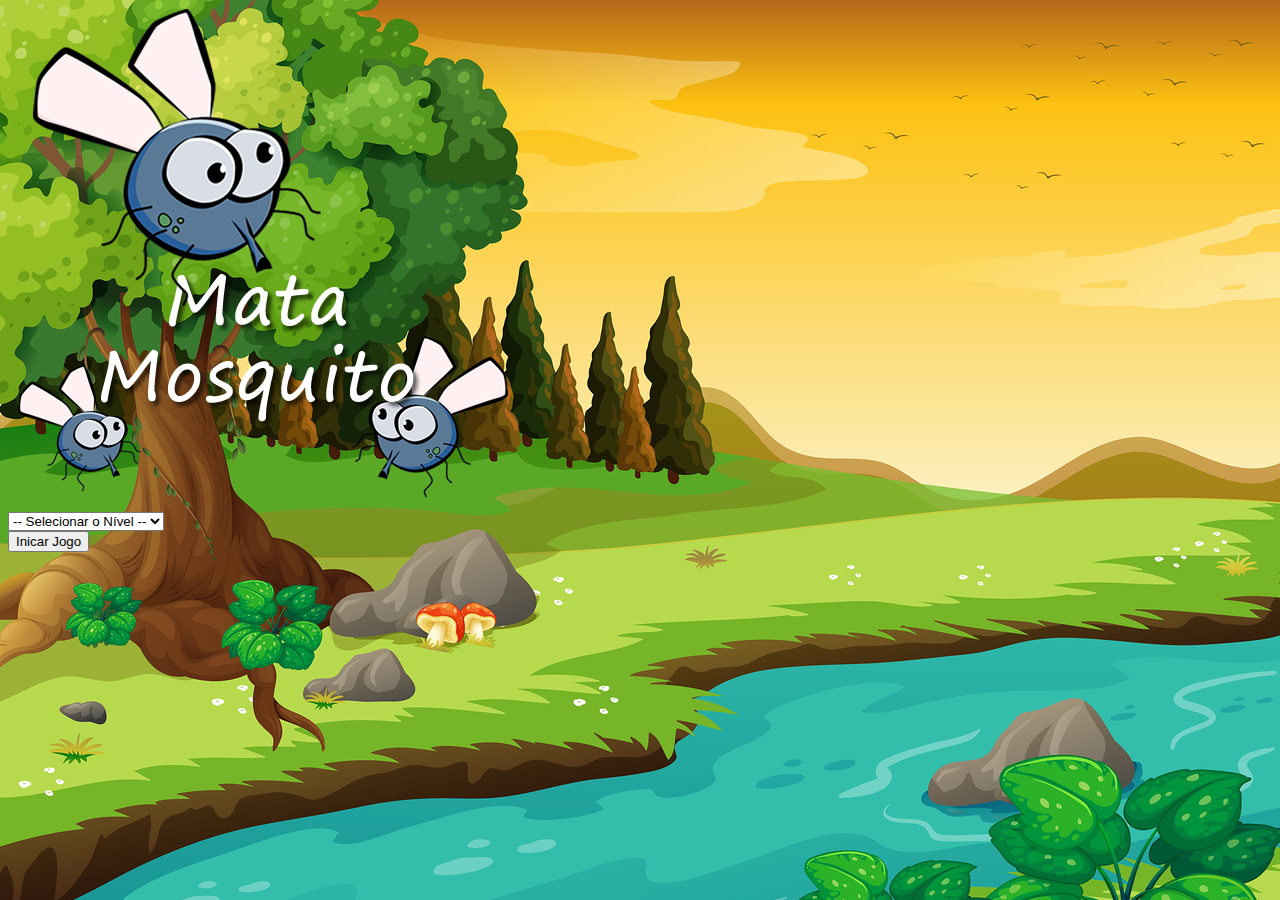
<file: index.html>
<!DOCTYPE html>
<html>
    <head>
        <title></title>
        <meta charset="UTF-8">
        
        <link rel="stylesheet" href="https://stackpath.bootstrapcdn.com/bootstrap/4.1.3/css/bootstrap.min.css" integrity="sha384-MCw98/SFnGE8fJT3GXwEOngsV7Zt27NXFoaoApmYm81iuXoPkFOJwJ8ERdknLPMO" crossorigin="anonymous">
        <link rel='stylesheet' href="estilo.css">
        <link rel="icon" href="imagens/mosca.png">

        <script>
            function iniciarJogo(){

               var nivel = document.getElementById('nivel').value

               if(nivel === ''){
                   alert('Selecione um nível para iniciar o desafio!')
                   return false
               }
               
               window.location.href = 'app.html?' + nivel

            }
        </script>
    </head>
    <body>
        <div class="container">
            <div class="row">
                <div class="col">
                    <div class="d-flex justify-content-center">
                    <img src="imagens/game.png">
                    </div>
                </div>
            </div>

            <div class="row">
                <div class="col">
                    <div class="d-flex justify-content-center">
                        <div class="mb-2">
                            <select class="form-control" id="nivel">
                                <option value="">-- Selecionar o Nível --</option>
                                <option value="normal">Normal</option>
                                <option value="dificil">Difícil</option>
                                <option value="chucknorris">Chuck Norris</option>
                            </select>
                        </div>
                    </div>
                </div>
            </div>

            <div class="row">
                <div class="col">
                    <div class="d-flex justify-content-center">
                    <button type="button" class="btn btn-danger btn-lg" onclick="iniciarJogo()">Inicar Jogo</button>
                    </div>
                </div>
            </div>
        </div>
    </body>
</html>
</file>
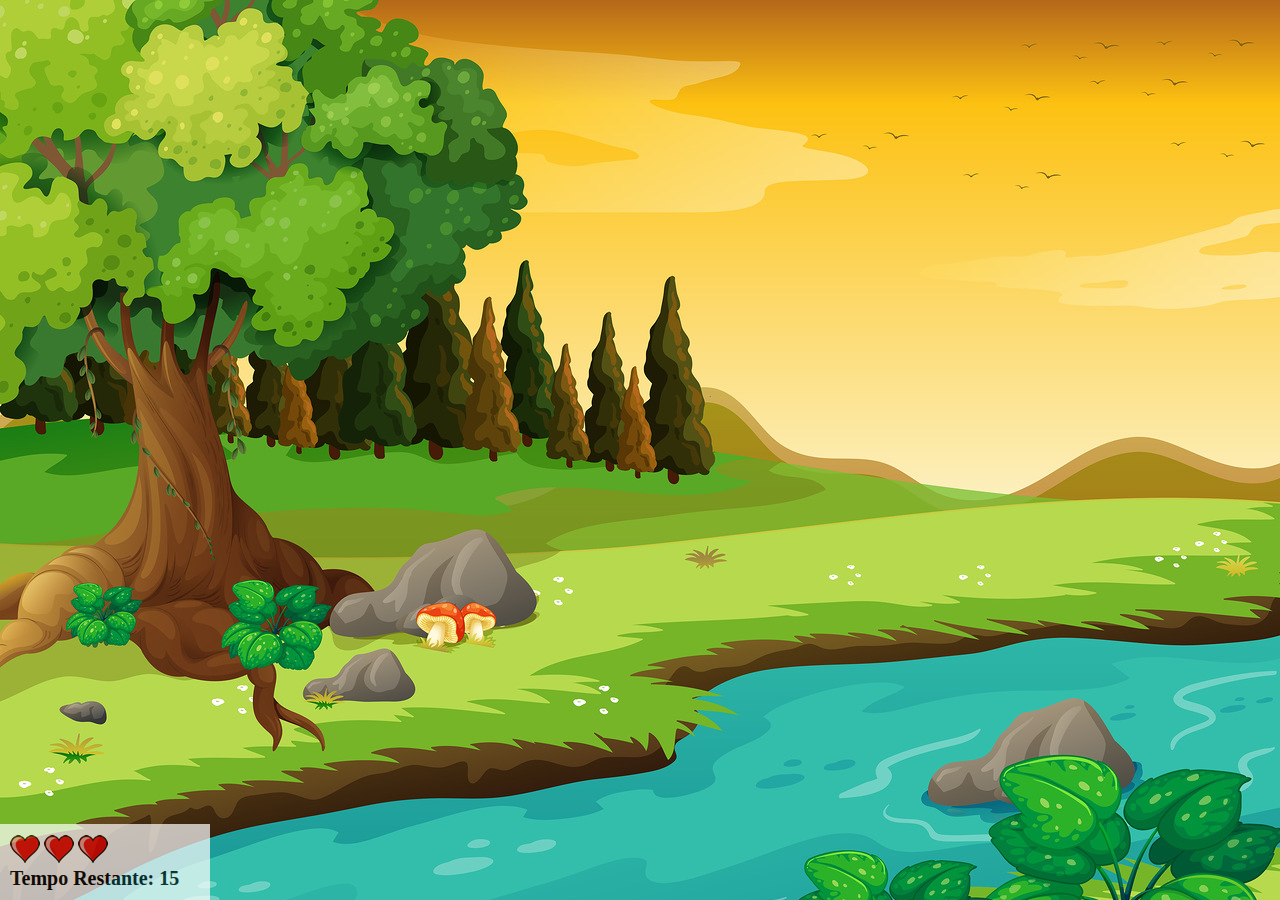
<file: app.html>
<!DOCTYPE html>
<html>
    <head>
        <title></title>
        <meta charset="UTF-8">
        <link rel="stylesheet" href="estilo.css">
        <link rel="icon" href="imagens/mosca.png">
        <script src="jogo.js"></script>
    </head>
    <body onresize="ajustaTamanhoJogo()">

        <div class="painel">
            <div class="vidas">
                <img id="v1" src="imagens/coracao_cheio.png">
                <img id="v2" src="imagens/coracao_cheio.png">
                <img id="v3" src="imagens/coracao_cheio.png">
            </div>
            <div class="cronometro">Tempo Restante: <span id="cronometro"></span></div>
        </div>

        <script>
            document.getElementById('cronometro').innerHTML = tempo
            setInterval( function() {
                posicaoRandomica()
            },criaMosquitoTempo)
        </script>
    </body>
</html>
</file>
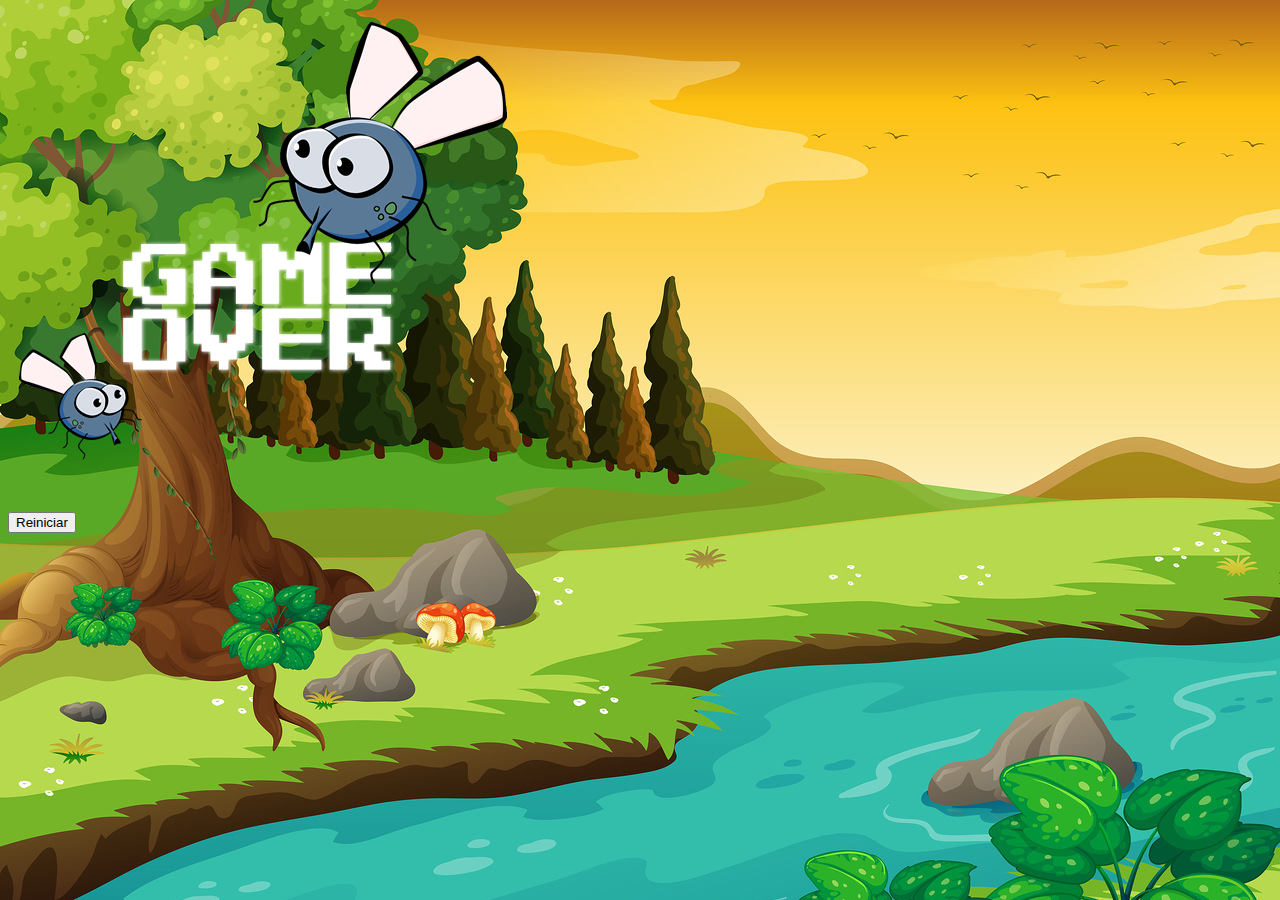
<file: fim_de_jogo.html>
<!DOCTYPE html>
<html>
    <head>
        <title></title>
        <meta charset="UTF-8">
        <link rel="stylesheet" href="https://stackpath.bootstrapcdn.com/bootstrap/4.1.3/css/bootstrap.min.css" integrity="sha384-MCw98/SFnGE8fJT3GXwEOngsV7Zt27NXFoaoApmYm81iuXoPkFOJwJ8ERdknLPMO" crossorigin="anonymous">
        <link rel='stylesheet' href="estilo.css">
        <link rel="icon" href="imagens/mosca.png">
    </head>
    <body>
        <div class="container">
            <div class="row">
                <div class="col">
                    <div class="d-flex justify-content-center">
                    <img src="imagens/game_over.png">
                    </div>
                </div>
            </div>

            <div class="row">
                <div class="col">
                    <div class="d-flex justify-content-center">
                    <button type="button" class="btn btn-dark btn-lg" onclick="window.location.href = 'index.html'">Reiniciar</button>
                    </div>
                </div>
            </div>
        </div>
    </body>
</html>
</file>
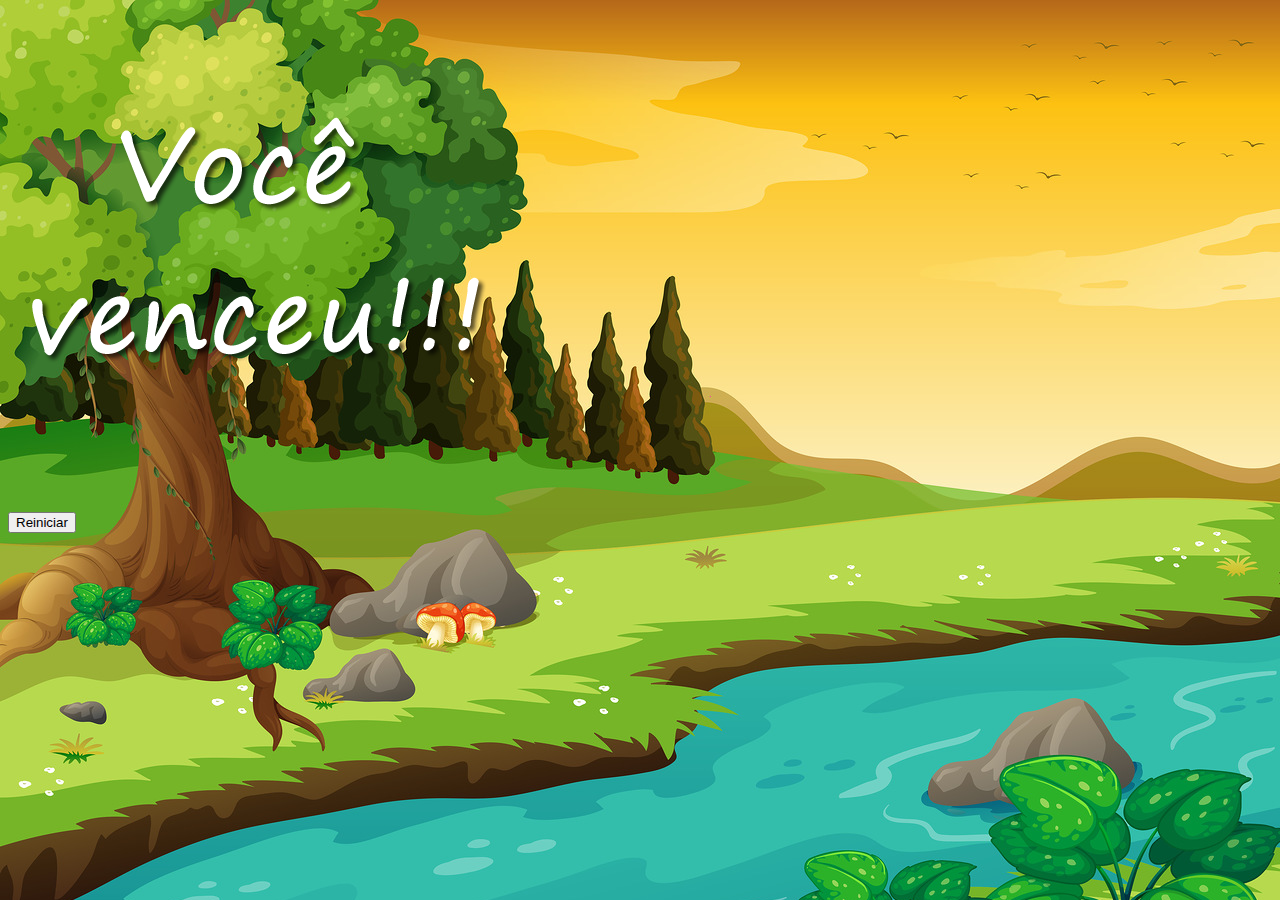
<file: vitoria.html>
<!DOCTYPE html>
<html>
    <head>
        <title></title>
        <meta charset="UTF-8">
        <link rel="stylesheet" href="https://stackpath.bootstrapcdn.com/bootstrap/4.1.3/css/bootstrap.min.css" integrity="sha384-MCw98/SFnGE8fJT3GXwEOngsV7Zt27NXFoaoApmYm81iuXoPkFOJwJ8ERdknLPMO" crossorigin="anonymous">
        <link rel='stylesheet' href="estilo.css">
        <link rel="icon" href="imagens/mosca.png">
    </head>
    <body>
        <div class="container">
            <div class="row">
                <div class="col">
                    <div class="d-flex justify-content-center">
                    <img src="imagens/vitoria.png">
                    </div>
                </div>
            </div>

            <div class="row">
                <div class="col">
                    <div class="d-flex justify-content-center">
                    <button type="button" class="btn btn-dark btn-lg" onclick="window.location.href = 'index.html'">Reiniciar</button>
                    </div>
                </div>
            </div>
        </div>
    </body>
</html>
</file>
<file: estilo.css>
html {
    cursor: url(imagens/mata_mosca.png) 30 30, auto;
}

body {
    background-image: url(imagens/bg.jpg);
    background-repeat: no-repeat;
    background-size:cover ;
}

.mosquito1 {
    width: 50px;
    height: 50px;
}

.mosquito2 {
    width: 70px;
    height: 70px;
}

.mosquito3 {
    width: 90px;
    height: 90px;
}

.ladoA {
    transform: scaleX(1);
}

.ladoB {
    transform: scaleX(-1);
}

.painel {
    position: absolute;
    width: 190px;
    padding: 10px;
    bottom: 0px;
    left: 0px;
    border-top: solid 1px #fff;
    background-color: #fff;
    opacity: 0.7;
}

.vidas {
    float: left;
}

.cronometro {
    float: left;
    font-size: 20px;
    font-weight: bold;
}
</file>
